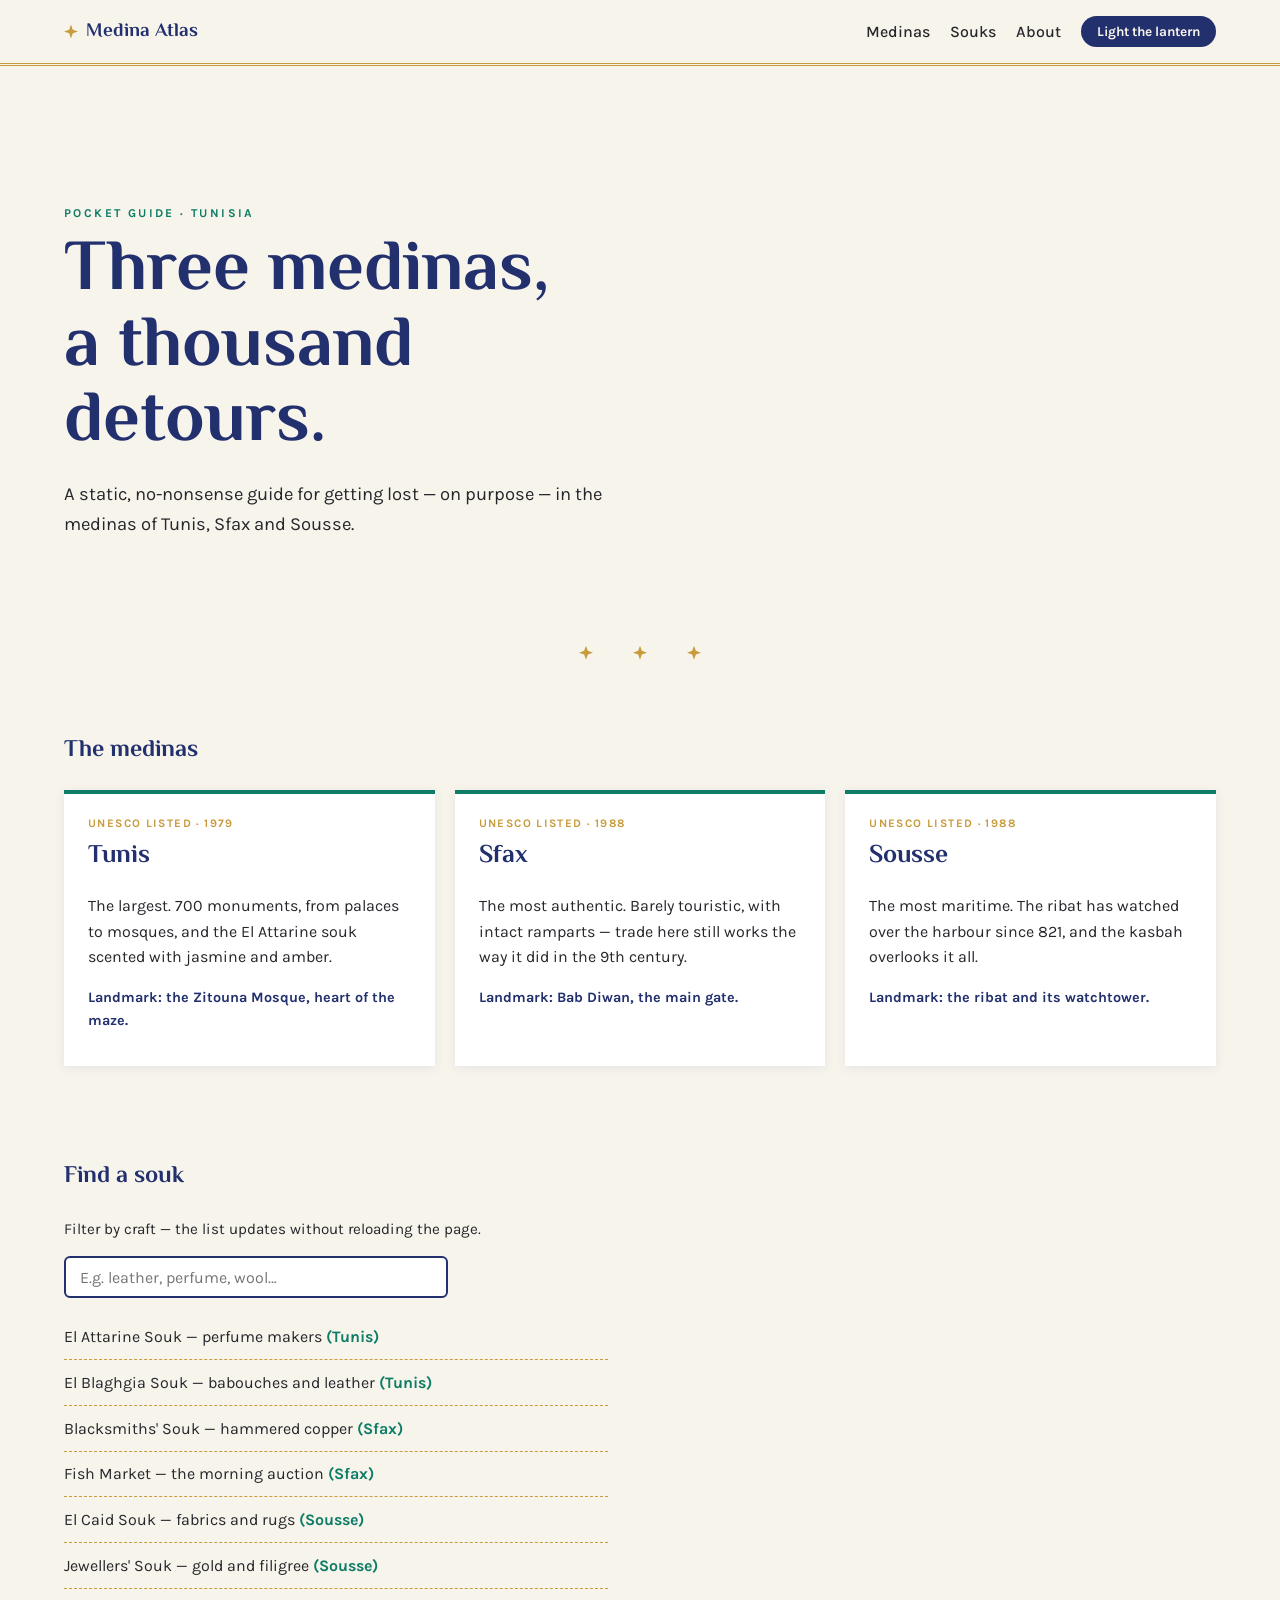
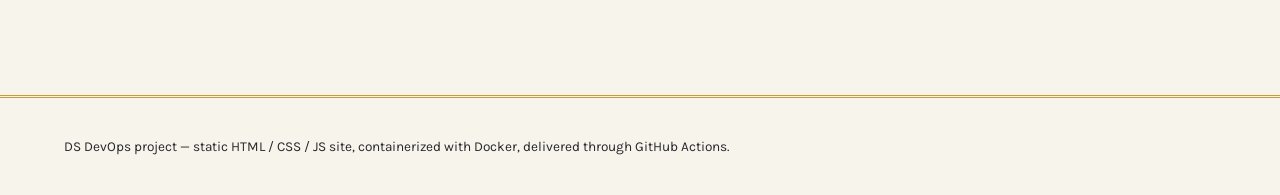
<file: index.html>
<!DOCTYPE html>
<html lang="en">
<head>
  <meta charset="UTF-8">
  <meta name="viewport" content="width=device-width, initial-scale=1.0">
  <title>Medina Atlas — a pocket guide</title>
  <meta name="description" content="A static mini-guide to the medinas of Tunis, Sfax and Sousse.">
  <link rel="preconnect" href="https://fonts.googleapis.com">
  <link rel="preconnect" href="https://fonts.gstatic.com" crossorigin>
  <link href="https://fonts.googleapis.com/css2?family=El+Messiri:wght@500;700&family=Karla:wght@400;500;700&display=swap" rel="stylesheet">
  <link rel="stylesheet" href="css/style.css">
</head>
<body>
  <header class="site-header">
    <div class="wordmark">
      <span class="star" aria-hidden="true"></span>
      <span>Medina Atlas</span>
    </div>
    <nav class="site-nav">
      <a href="#medinas">Medinas</a>
      <a href="#souks">Souks</a>
      <a href="html/about.html">About</a>
      <button id="lantern" class="lantern" type="button" aria-pressed="false">
        Light the lantern
      </button>
    </nav>
  </header>

  <main>
    <section class="hero">
      <p class="eyebrow">Pocket guide · Tunisia</p>
      <h1>Three medinas,<br>a thousand detours.</h1>
      <p class="lede">
        A static, no-nonsense guide for getting lost — on purpose —
        in the medinas of Tunis, Sfax and Sousse.
      </p>
    </section>

    <div class="khatam-divider" aria-hidden="true">
      <span class="star"></span><span class="star"></span><span class="star"></span>
    </div>

    <section id="medinas" class="medinas">
      <h2>The medinas</h2>
      <div class="card-grid">
        <article class="card">
          <p class="card-tag">UNESCO listed · 1979</p>
          <h3>Tunis</h3>
          <p>The largest. 700 monuments, from palaces to mosques,
             and the El Attarine souk scented with jasmine and amber.</p>
          <p class="card-fact">Landmark: the Zitouna Mosque, heart of the maze.</p>
        </article>
        <article class="card">
          <p class="card-tag">UNESCO listed · 1988</p>
          <h3>Sfax</h3>
          <p>The most authentic. Barely touristic, with intact ramparts —
             trade here still works the way it did in the 9th century.</p>
          <p class="card-fact">Landmark: Bab Diwan, the main gate.</p>
        </article>
        <article class="card">
          <p class="card-tag">UNESCO listed · 1988</p>
          <h3>Sousse</h3>
          <p>The most maritime. The ribat has watched over the harbour
             since 821, and the kasbah overlooks it all.</p>
          <p class="card-fact">Landmark: the ribat and its watchtower.</p>
        </article>
      </div>
    </section>

    <section id="souks" class="souks">
      <h2>Find a souk</h2>
      <p class="hint">Filter by craft — the list updates without reloading the page.</p>
      <input id="souk-search" type="search" placeholder="E.g. leather, perfume, wool…" aria-label="Filter souks">
      <ul id="souk-list" class="souk-list">
        <li data-tags="perfume oil essence">El Attarine Souk — perfume makers <em>(Tunis)</em></li>
        <li data-tags="leather shoes wool">El Blaghgia Souk — babouches and leather <em>(Tunis)</em></li>
        <li data-tags="copper metal craft">Blacksmiths' Souk — hammered copper <em>(Sfax)</em></li>
        <li data-tags="fish market hall">Fish Market — the morning auction <em>(Sfax)</em></li>
        <li data-tags="fabric wool rug carpet">El Caid Souk — fabrics and rugs <em>(Sousse)</em></li>
        <li data-tags="jewel gold silver">Jewellers' Souk — gold and filigree <em>(Sousse)</em></li>
      </ul>
      <p id="souk-empty" class="empty" hidden>No souk matches — try “leather” or “perfume”.</p>
    </section>
  </main>

  <footer class="site-footer">
    <p>DS DevOps project — static HTML / CSS / JS site, containerized with Docker, delivered through GitHub Actions.</p>
  </footer>

  <script src="js/main.js"></script>
</body>
</html>
</file>
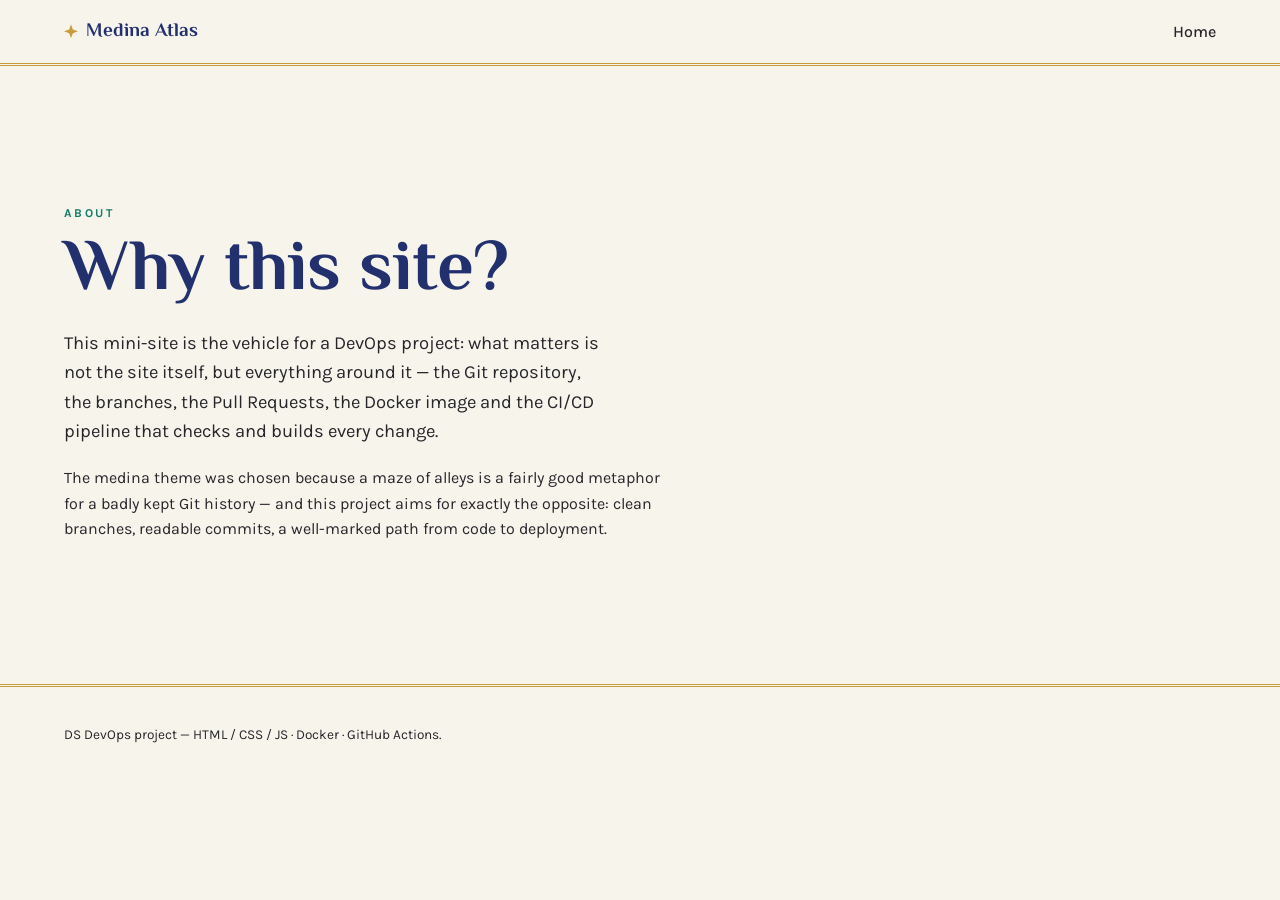
<file: html/about.html>
<!DOCTYPE html>
<html lang="en">
<head>
  <meta charset="UTF-8">
  <meta name="viewport" content="width=device-width, initial-scale=1.0">
  <title>About — Medina Atlas</title>
  <link rel="preconnect" href="https://fonts.googleapis.com">
  <link rel="preconnect" href="https://fonts.gstatic.com" crossorigin>
  <link href="https://fonts.googleapis.com/css2?family=El+Messiri:wght@500;700&family=Karla:wght@400;500;700&display=swap" rel="stylesheet">
  <link rel="stylesheet" href="../css/style.css">
</head>
<body>
  <header class="site-header">
    <div class="wordmark">
      <span class="star" aria-hidden="true"></span>
      <span>Medina Atlas</span>
    </div>
    <nav class="site-nav">
      <a href="../index.html">Home</a>
    </nav>
  </header>

  <main>
    <section class="hero">
      <p class="eyebrow">About</p>
      <h1>Why this site?</h1>
      <p class="lede">
        This mini-site is the vehicle for a DevOps project: what matters is not
        the site itself, but everything around it — the Git repository, the
        branches, the Pull Requests, the Docker image and the CI/CD pipeline
        that checks and builds every change.
      </p>
      <p>
        The medina theme was chosen because a maze of alleys is a fairly good
        metaphor for a badly kept Git history — and this project aims for
        exactly the opposite: clean branches, readable commits, a well-marked
        path from code to deployment.
      </p>
    </section>
  </main>

  <footer class="site-footer">
    <p>DS DevOps project — HTML / CSS / JS · Docker · GitHub Actions.</p>
  </footer>
</body>
</html>
</file>
<file: css/style.css>
/* ============================================================
   Medina Atlas — stylesheet
   Palette: indigo ink, zellige green, bone, brass
   ============================================================ */

:root {
  --ink: #22306e;
  --tile: #0e7c66;
  --bone: #f7f4ec;
  --brass: #c89b3c;
  --paper: #fff;
  --text: #26262b;

  --font-display: "El Messiri", serif;
  --font-body: "Karla", sans-serif;
}

/* Lantern (dark) mode — toggled by js/main.js */
body.lantern-on {
  --bone: #101728;
  --paper: #1a2338;
  --text: #e8e4d8;
  --ink: #9db1ff;
  --tile: #4cc2a8;
}

* { box-sizing: border-box; }

html { scroll-behavior: smooth; }

body {
  margin: 0;
  background: var(--bone);
  color: var(--text);
  font-family: var(--font-body);
  line-height: 1.6;
  transition: background 0.4s, color 0.4s;
}

h1, h2, h3 { font-family: var(--font-display); color: var(--ink); }

/* ---------- Header ---------- */
.site-header {
  display: flex;
  justify-content: space-between;
  align-items: center;
  flex-wrap: wrap;
  gap: 0.75rem;
  padding: 1rem 5vw;
  border-bottom: 3px double var(--brass);
}

.wordmark {
  display: flex;
  align-items: center;
  gap: 0.5rem;
  font-family: var(--font-display);
  font-weight: 700;
  font-size: 1.2rem;
  color: var(--ink);
}

.site-nav { display: flex; align-items: center; gap: 1.25rem; }

.site-nav a {
  color: var(--text);
  text-decoration: none;
  font-weight: 500;
}
.site-nav a:hover, .site-nav a:focus-visible { color: var(--tile); }

.lantern {
  font-family: var(--font-body);
  font-weight: 700;
  font-size: 0.85rem;
  color: var(--bone);
  background: var(--ink);
  border: none;
  border-radius: 999px;
  padding: 0.5rem 1rem;
  cursor: pointer;
}
.lantern:hover { background: var(--tile); }

/* ---------- Hero ---------- */
.hero { padding: 14vh 5vw 8vh; max-width: 46rem; }

.eyebrow {
  text-transform: uppercase;
  letter-spacing: 0.2em;
  font-size: 0.75rem;
  font-weight: 700;
  color: var(--tile);
}

.hero h1 {
  font-size: clamp(2.5rem, 7vw, 4.5rem);
  line-height: 1.05;
  margin: 0.5rem 0 1rem;
}

.lede { font-size: 1.15rem; max-width: 34rem; }

/* ---------- Khatam divider (eight-pointed star) ---------- */
.khatam-divider {
  display: flex;
  justify-content: center;
  gap: 2.5rem;
  padding: 1rem 0;
}

.star {
  width: 14px;
  height: 14px;
  background: var(--brass);
  clip-path: polygon(
    50% 0%, 63% 37%, 100% 50%, 63% 63%,
    50% 100%, 37% 63%, 0% 50%, 37% 37%
  );
  display: inline-block;
}

/* ---------- Medina cards ---------- */
.medinas, .souks { padding: 4vh 5vw; }

.card-grid {
  display: grid;
  grid-template-columns: repeat(auto-fit, minmax(240px, 1fr));
  gap: 1.25rem;
}

.card {
  background: var(--paper);
  border-top: 4px solid var(--tile);
  padding: 1.25rem 1.5rem;
  box-shadow: 0 2px 10px rgb(34 48 110 / 8%);
}

.card h3 { margin: 0.25rem 0 0.5rem; font-size: 1.6rem; }

.card-tag {
  font-size: 0.72rem;
  text-transform: uppercase;
  letter-spacing: 0.12em;
  color: var(--brass);
  font-weight: 700;
  margin: 0;
}

.card-fact { font-size: 0.9rem; font-weight: 700; color: var(--ink); }

/* ---------- Souks ---------- */
.hint { font-size: 0.95rem; }

#souk-search {
  width: min(100%, 24rem);
  padding: 0.6rem 0.9rem;
  font-family: var(--font-body);
  font-size: 1rem;
  border: 2px solid var(--ink);
  border-radius: 6px;
  background: var(--paper);
  color: var(--text);
}

.souk-list { list-style: none; padding: 0; max-width: 34rem; }

.souk-list li {
  padding: 0.6rem 0;
  border-bottom: 1px dashed var(--brass);
}

.souk-list em { color: var(--tile); font-style: normal; font-weight: 700; }

.empty { color: var(--brass); font-weight: 700; }

/* ---------- Footer ---------- */
.site-footer {
  margin-top: 6vh;
  padding: 1.5rem 5vw;
  border-top: 3px double var(--brass);
  font-size: 0.85rem;
}

/* ---------- Accessibility ---------- */
:focus-visible { outline: 3px solid var(--brass); outline-offset: 2px; }

@media (prefers-reduced-motion: reduce) {
  html { scroll-behavior: auto; }
  body { transition: none; }
}
</file>
